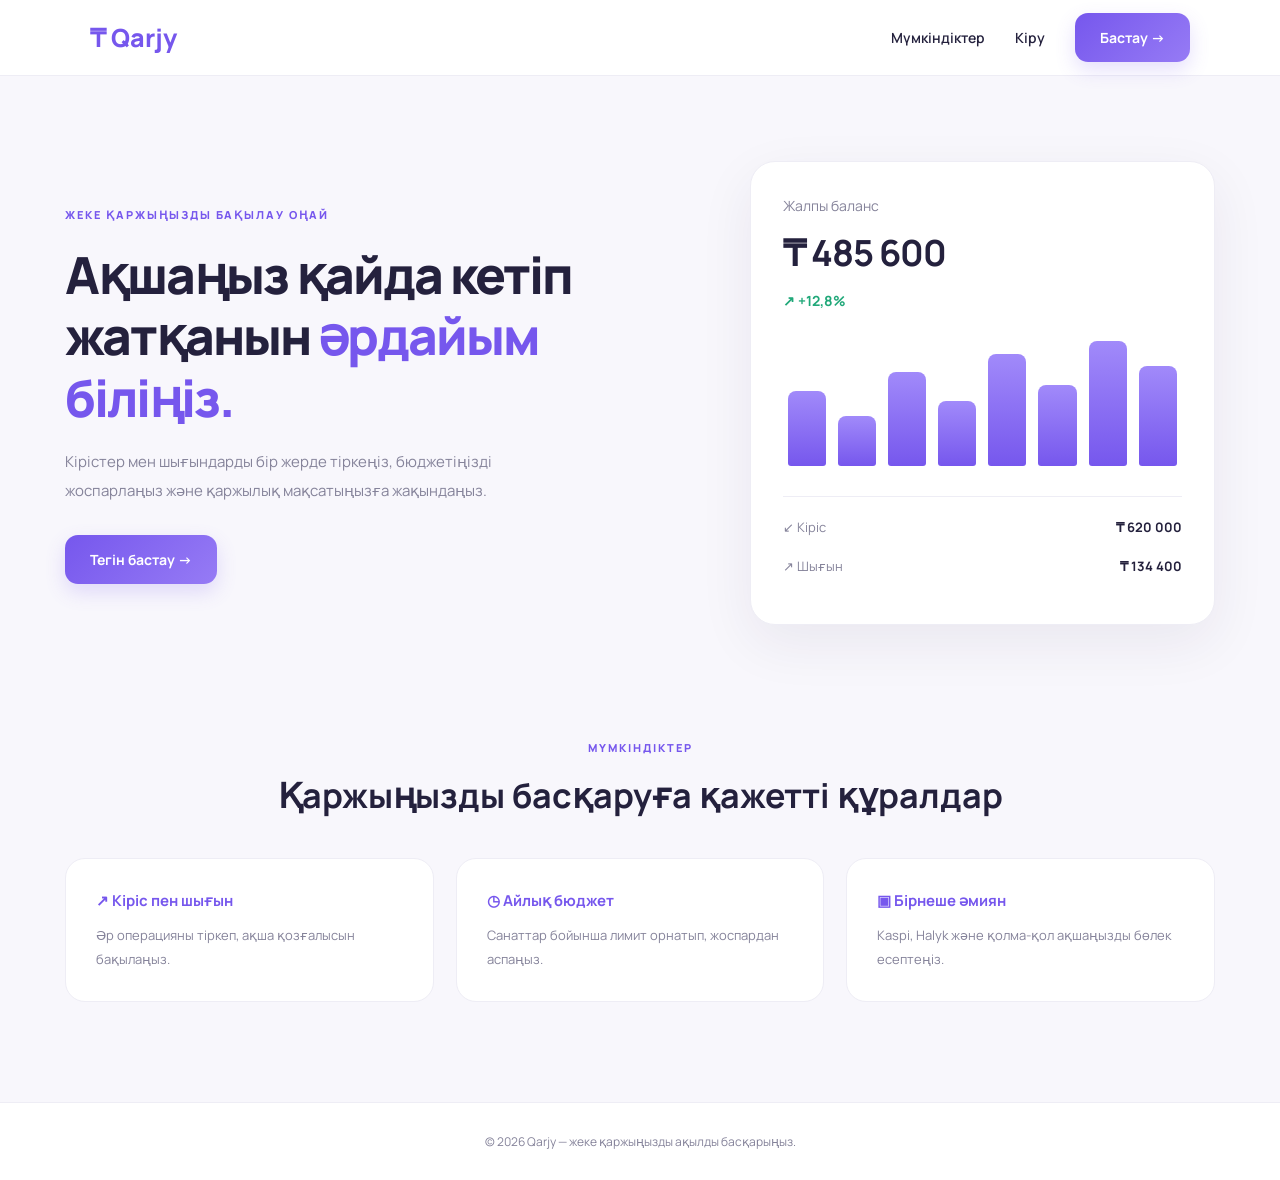
<file: index.html>
<!doctype html><html lang="kk"><head><meta charset="utf-8"><meta name="viewport" content="width=device-width,initial-scale=1"><title>Qarjy</title><link rel="stylesheet" href="style.css"></head><body><header><a class="logo" href="index.html">₸ Qarjy</a><nav><a href="#features">Мүмкіндіктер</a><a href="login.html">Кіру</a><a class="btn" href="login.html">Бастау →</a></nav></header><main><section class="hero"><div><small>ЖЕКЕ ҚАРЖЫҢЫЗДЫ БАҚЫЛАУ ОҢАЙ</small><h1>Ақшаңыз қайда кетіп жатқанын <em>әрдайым біліңіз.</em></h1><p>Кірістер мен шығындарды бір жерде тіркеңіз, бюджетіңізді жоспарлаңыз және қаржылық мақсатыңызға жақындаңыз.</p><a class="btn" href="login.html">Тегін бастау →</a></div><div class="preview"><span>Жалпы баланс</span><h2>₸ 485 600</h2><b>↗ +12,8%</b><div class="bars"><i></i><i></i><i></i><i></i><i></i><i></i><i></i><i></i></div><hr><p>↙ Кіріс <strong>₸ 620 000</strong></p><p>↗ Шығын <strong>₸ 134 400</strong></p></div></section><section id="features"><small>МҮМКІНДІКТЕР</small><h2>Қаржыңызды басқаруға қажетті құралдар</h2><div class="cards"><article><b>↗ Кіріс пен шығын</b><p>Әр операцияны тіркеп, ақша қозғалысын бақылаңыз.</p></article><article><b>◷ Айлық бюджет</b><p>Санаттар бойынша лимит орнатып, жоспардан аспаңыз.</p></article><article><b>▣ Бірнеше әмиян</b><p>Kaspi, Halyk және қолма-қол ақшаңызды бөлек есептеңіз.</p></article></div></section></main><footer>© 2026 Qarjy — жеке қаржыңызды ақылды басқарыңыз.</footer></body></html>
</file>
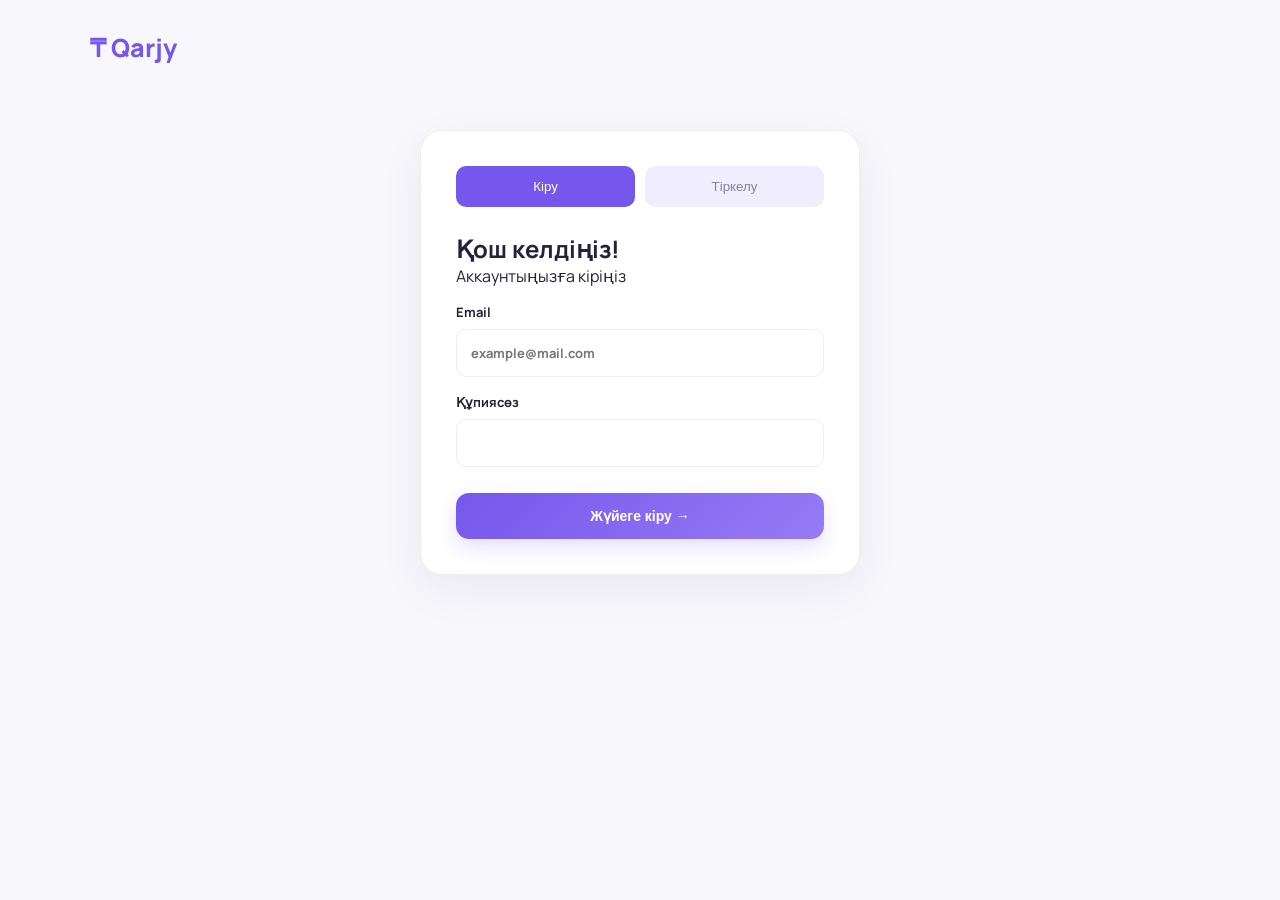
<file: dashboard.html>
<!doctype html><html lang="kk"><head><meta charset="utf-8"><meta name="viewport" content="width=device-width,initial-scale=1"><title>Қаржы панелі — Qarjy</title><link rel="stylesheet" href="style.css"></head><body class="dash"><aside><a class="logo" href="index.html">₸ Qarjy</a><p>МӘЗІР</p><a class="selected" href="dashboard.html">▦ Шолу</a><a href="#transactions">↕ Операциялар</a><a href="#budgets">◷ Бюджет</a><a href="#wallets">▣ Әмияндар</a><button id="logout">Шығу ↪</button></aside><main class="board"><small>ҚАРЖЫЛЫҚ ШОЛУ</small><h1>Қайырлы күн! 👋</h1><p>Бүгінгі қаржылық жағдайыңыз.</p><section class="stats"><article><span>Жалпы баланс</span><h2 id="balance">₸ 225 000</h2></article><article><span>Жалпы кіріс</span><h2 class="green" id="income">₸ 0</h2></article><article><span>Жалпы шығын</span><h2 class="red" id="expense">₸ 0</h2></article></section><section class="columns"><article class="panel" id="transactions"><div class="heading"><div><h3>Соңғы операциялар</h3><p>Кірістер мен шығындар тарихы</p></div><button class="btn" id="add">＋ Қосу</button></div><div id="list">Әзірге операция жоқ.</div></article><article class="panel" id="budgets"><h3>Айлық бюджет</h3><p>Жоспарланған лимит: ₸ 200 000</p><h2 id="spent">₸ 0</h2><div class="track"><div id="progress"></div></div><p id="percent">0% жұмсалды</p><p>💡 Шығындарыңызды бақылап отырыңыз.</p></article></section><article class="panel" id="wallets"><h3>Менің әмияндарым</h3><div class="wallets"><div>Kaspi<strong id="kaspi">₸ 125 000</strong></div><div>Halyk<strong id="halyk">₸ 85 000</strong></div><div>Қолма-қол<strong id="cash">₸ 15 000</strong></div></div></article></main><div id="modal" class="modal hide"><form id="txform" class="modalbox"><button type="button" id="close" class="close">×</button><h2>Операция қосу</h2><label>Түрі<select id="type"><option value="expense">Шығын</option><option value="income">Кіріс</option></select></label><label>Сома (₸)<input id="amount" type="number" min="1" required></label><label>Санат<select id="category"><option>Тамақ</option><option>Көлік</option><option>Сауда</option><option>Денсаулық</option><option>Ойын-сауық</option><option>Жалақы</option><option>Басқа</option></select></label><label>Әмиян<select id="wallet"><option>Kaspi</option><option>Halyk</option><option>Қолма-қол</option></select></label><label>Сипаттама<input id="desc" placeholder="Мысалы: Түскі ас"></label><button class="btn">Сақтау</button></form></div><script src="dashboard.js"></script></body></html>
</file>
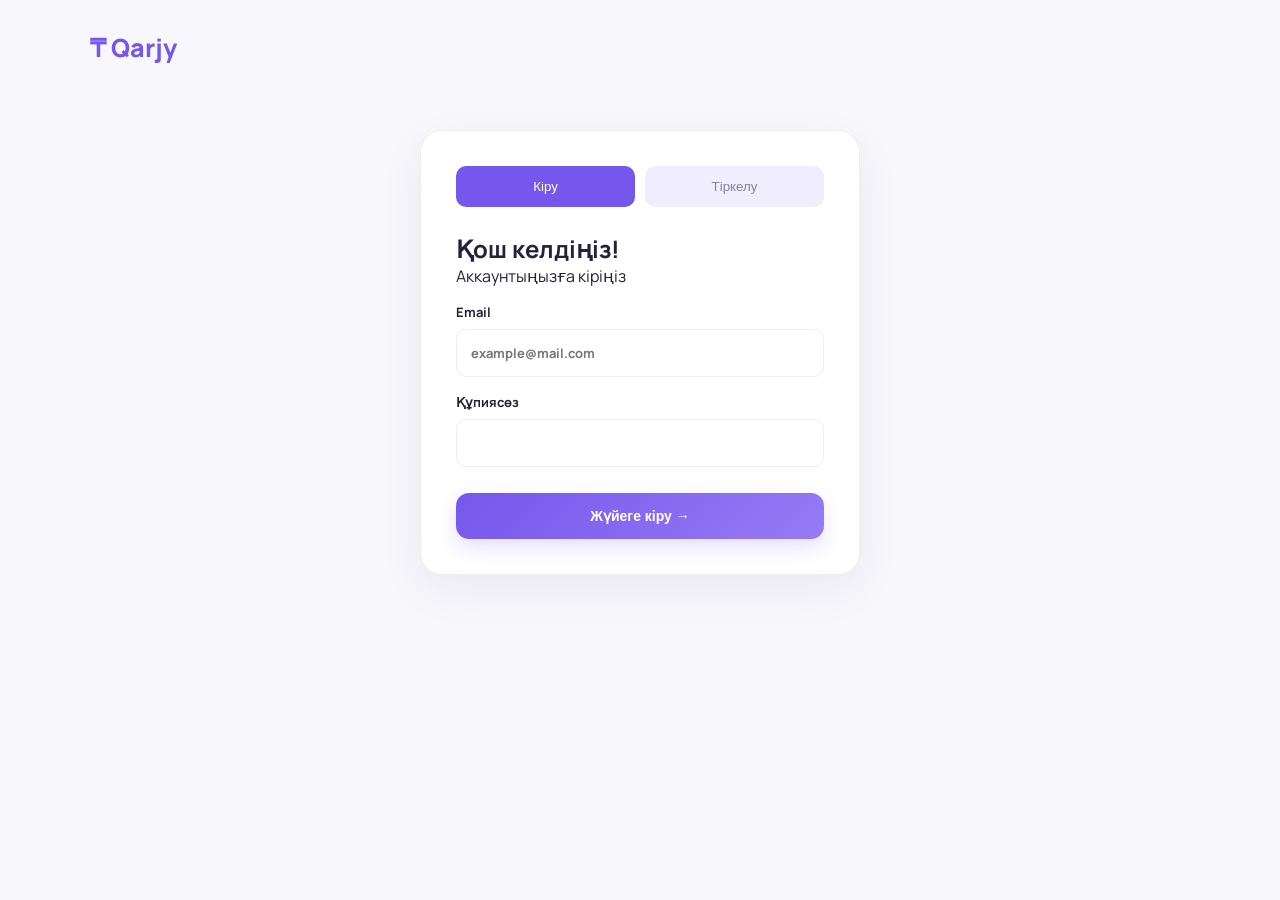
<file: login.html>
<!doctype html><html lang="kk"><head><meta charset="utf-8"><meta name="viewport" content="width=device-width,initial-scale=1"><title>Кіру — Qarjy</title><link rel="stylesheet" href="style.css"></head><body class="auth"><a class="logo" href="index.html">₸ Qarjy</a><main class="authbox"><div class="tabs"><button id="lt" class="active">Кіру</button><button id="rt">Тіркелу</button></div><form id="login"><h2>Қош келдіңіз!</h2><p>Аккаунтыңызға кіріңіз</p><label>Email<input id="le" type="email" required placeholder="example@mail.com"></label><label>Құпиясөз<input id="lp" type="password" required></label><button class="btn">Жүйеге кіру →</button><p id="lm"></p></form><form id="register" class="hide"><h2>Аккаунт ашу</h2><p>Жаңа пайдаланушы ретінде тіркеліңіз</p><label>Аты-жөніңіз<input id="rn" required></label><label>Email<input id="re" type="email" required></label><label>Құпиясөз<input id="rp" type="password" minlength="4" required></label><button class="btn">Тіркелу →</button><p id="rm"></p></form></main><script src="auth.js"></script></body></html>
</file>
<file: style.css>
@import url('https://fonts.googleapis.com/css2?family=Manrope:wght@400;500;600;700;800&display=swap');

* {
  box-sizing: border-box;
  margin: 0;
  padding: 0;
}

:root {
  --purple: #7657ed;
  --purple-light: #f0edff;
  --dark: #24213d;
  --gray: #85839a;
  --border: #eeedf5;
  --white: #ffffff;
  --bg: #f8f7fc;
  --green: #20a879;
  --red: #e66a78;
}

body {
  font-family: 'Manrope', Arial, sans-serif;
  background: var(--bg);
  color: var(--dark);
}

a {
  color: inherit;
  text-decoration: none;
}

/* HEADER */

header {
  height: 76px;
  padding: 0 7%;
  display: flex;
  align-items: center;
  justify-content: space-between;
  background: white;
  border-bottom: 1px solid var(--border);
}

.logo {
  font-size: 25px;
  font-weight: 800;
  color: var(--purple);
}

nav {
  display: flex;
  align-items: center;
  gap: 30px;
  font-size: 14px;
  font-weight: 600;
}

nav a:not(.btn):hover {
  color: var(--purple);
}

/* BUTTONS */

.btn {
  display: inline-block;
  background: linear-gradient(135deg, #7657ed, #967bf5);
  color: white;
  border: none;
  border-radius: 13px;
  padding: 15px 25px;
  font-size: 14px;
  font-weight: 700;
  cursor: pointer;
  box-shadow: 0 8px 20px #7657ed30;
  transition: .25s;
}

.btn:hover {
  transform: translateY(-3px);
  box-shadow: 0 12px 25px #7657ed40;
}

/* MAIN HERO */

.hero {
  width: min(1150px, 90%);
  margin: 85px auto 110px;
  display: grid;
  grid-template-columns: minmax(0, 1.15fr) minmax(320px, .85fr);
  gap: 55px;
  align-items: center;
}

.hero small,
#features > small {
  color: var(--purple);
  font-size: 11px;
  font-weight: 800;
  letter-spacing: 2px;
}

.hero h1 {
  font-size: clamp(36px, 4vw, 55px);
  line-height: 1.2;
  letter-spacing: -2px;
  margin: 20px 0;
  font-weight: 800;
}

.hero h1 em {
  color: var(--purple);
  font-style: normal;
}

.hero p {
  max-width: 520px;
  color: var(--gray);
  font-size: 15px;
  line-height: 1.9;
  margin-bottom: 30px;
}

/* BALANCE CARD */

.preview {
  width: 100%;
  min-width: 0;
  padding: 32px;
  background: white;
  border: 1px solid var(--border);
  border-radius: 25px;
  box-shadow: 0 18px 55px #29204b12;
}

.preview span {
  color: var(--gray);
  font-size: 14px;
}

.preview h2 {
  font-size: clamp(27px, 3vw, 36px);
  margin: 12px 0;
  letter-spacing: -1px;
}

.preview b,
.green {
  color: var(--green);
  font-size: 14px;
}

.bars {
  height: 125px;
  display: flex;
  align-items: end;
  gap: 12px;
  margin: 30px 0;
  padding: 0 5px;
}

.bars i {
  flex: 1;
  min-width: 0;
  border-radius: 8px 8px 3px 3px;
  background: linear-gradient(180deg, #a18afa, #7657ed);
  height: 60%;
}

.bars i:nth-child(2) { height: 40%; }
.bars i:nth-child(3) { height: 75%; }
.bars i:nth-child(4) { height: 52%; }
.bars i:nth-child(5) { height: 90%; }
.bars i:nth-child(6) { height: 65%; }
.bars i:nth-child(7) { height: 100%; }
.bars i:nth-child(8) { height: 80%; }

.preview hr {
  border: 0;
  border-top: 1px solid var(--border);
  margin-bottom: 18px;
}

.preview p {
  display: flex;
  justify-content: space-between;
  gap: 12px;
  max-width: none;
  font-size: 13px;
  margin: 14px 0;
  color: var(--gray);
}

.preview p strong {
  color: var(--dark);
}

/* FEATURES */

#features {
  width: min(1150px, 90%);
  margin: 0 auto 100px;
  text-align: center;
}

#features h2 {
  font-size: clamp(24px, 3vw, 34px);
  margin: 15px 0 40px;
}

.cards {
  display: grid;
  grid-template-columns: repeat(3, minmax(0, 1fr));
  gap: 22px;
  text-align: left;
}

.cards article {
  background: white;
  border: 1px solid var(--border);
  border-radius: 20px;
  padding: 30px;
  transition: .25s;
}

.cards article:hover {
  transform: translateY(-6px);
  box-shadow: 0 15px 35px #29204b10;
}

.cards article b {
  color: var(--purple);
  font-size: 15px;
}

.cards p {
  color: var(--gray);
  font-size: 13px;
  line-height: 1.8;
  margin-top: 13px;
}

/* FOOTER */

footer {
  padding: 30px 15px;
  text-align: center;
  color: var(--gray);
  font-size: 12px;
  border-top: 1px solid var(--border);
  background: white;
}

/* LOGIN / REGISTER */

.auth {
  padding: 30px 7%;
}

.authbox {
  width: min(440px, 100%);
  margin: 65px auto;
  padding: 35px;
  background: white;
  border: 1px solid var(--border);
  border-radius: 22px;
  box-shadow: 0 15px 45px #29204b10;
}

.tabs {
  display: flex;
  gap: 10px;
  margin-bottom: 25px;
}

.tabs button {
  flex: 1;
  padding: 13px;
  border: none;
  border-radius: 10px;
  background: var(--purple-light);
  color: var(--gray);
  cursor: pointer;
}

.tabs .active {
  background: var(--purple);
  color: white;
}

label {
  display: block;
  font-size: 13px;
  font-weight: 700;
  margin: 16px 0;
}

input,
select {
  display: block;
  width: 100%;
  padding: 14px;
  margin-top: 8px;
  border: 1px solid var(--border);
  border-radius: 10px;
  outline: none;
  font: inherit;
}

input:focus,
select:focus {
  border-color: var(--purple);
}

.authbox .btn,
.modalbox .btn {
  width: 100%;
  margin-top: 10px;
}

.hide {
  display: none !important;
}

/* DASHBOARD */

.dash aside {
  position: fixed;
  inset: 0 auto 0 0;
  width: 235px;
  background: white;
  border-right: 1px solid var(--border);
  padding: 28px 20px;
  display: flex;
  flex-direction: column;
  gap: 18px;
}

.dash aside p {
  font-size: 10px;
  color: #aaa;
  margin-top: 30px;
}

.dash aside > a:not(.logo) {
  font-size: 13px;
  color: var(--gray);
  padding: 13px;
  border-radius: 10px;
}

.dash aside .selected {
  background: var(--purple-light);
  color: var(--purple) !important;
}

.dash aside button {
  margin-top: auto;
  border: 0;
  background: white;
  text-align: left;
  color: var(--gray);
  cursor: pointer;
}

.board {
  margin-left: 235px;
  padding: 40px;
  width: calc(100% - 235px);
  max-width: 1450px;
}

.board h1 {
  margin: 8px 0;
}

.board > p {
  color: var(--gray);
  font-size: 13px;
}

.stats {
  display: grid;
  grid-template-columns: repeat(3, minmax(0, 1fr));
  gap: 18px;
  margin: 28px 0;
}

.stats article {
  min-width: 0;
  background: white;
  border: 1px solid var(--border);
  border-radius: 18px;
  padding: 25px;
}

.stats span {
  font-size: 12px;
  color: var(--gray);
}

.stats h2 {
  font-size: 25px;
  margin: 12px 0;
}

.red {
  color: var(--red);
}

.columns {
  display: grid;
  grid-template-columns: minmax(0, 1.4fr) minmax(0, 1fr);
  gap: 18px;
  margin-bottom: 18px;
}

.panel {
  min-width: 0;
  background: white;
  border: 1px solid var(--border);
  border-radius: 18px;
  padding: 25px;
}

.panel h3 {
  margin-bottom: 8px;
}

.panel p {
  font-size: 12px;
  color: var(--gray);
}

.heading {
  display: flex;
  justify-content: space-between;
  align-items: center;
  gap: 12px;
  margin-bottom: 20px;
}

.heading p {
  margin: 5px 0;
}

.heading .btn {
  padding: 10px 14px;
}

.row {
  display: flex;
  justify-content: space-between;
  gap: 12px;
  padding: 14px 0;
  border-top: 1px solid var(--border);
  font-size: 12px;
}

.track {
  height: 9px;
  background: #eee;
  border-radius: 20px;
  overflow: hidden;
}

.track div {
  height: 100%;
  background: var(--purple);
  width: 0;
}

.wallets {
  display: grid;
  grid-template-columns: repeat(3, minmax(0, 1fr));
  gap: 12px;
}

.wallets div {
  min-width: 0;
  padding: 16px;
  border: 1px solid var(--border);
  border-radius: 12px;
  color: var(--gray);
  font-size: 12px;
}

.wallets strong {
  display: block;
  color: var(--dark);
  margin-top: 10px;
  font-size: 17px;
}

.modal {
  position: fixed;
  inset: 0;
  background: #17152b99;
  display: grid;
  place-items: center;
  padding: 20px;
}

.modalbox {
  position: relative;
  background: white;
  border-radius: 18px;
  padding: 28px;
  width: min(420px, 100%);
  max-height: 90vh;
  overflow: auto;
}

.close {
  position: absolute;
  right: 15px;
  top: 10px;
  border: 0;
  background: none;
  font-size: 25px;
  cursor: pointer;
}

/* RESPONSIVE */

@media (max-width: 850px) {
  .hero {
    grid-template-columns: 1fr;
    gap: 35px;
    margin: 55px auto 75px;
  }

  .preview {
    max-width: 550px;
  }

  .cards {
    grid-template-columns: 1fr;
  }

  .columns {
    grid-template-columns: 1fr;
  }
}

@media (max-width: 600px) {
  header {
    height: auto;
    min-height: 70px;
    padding: 15px 5%;
    flex-wrap: wrap;
    gap: 15px;
  }

  nav {
    gap: 13px;
    font-size: 11px;
  }

  nav .btn {
    padding: 10px 13px;
  }

  .hero h1 {
    font-size: 36px;
  }

  #features h2 {
    font-size: 25px;
  }

  .preview {
    padding: 23px;
  }

  .stats,
  .wallets {
    grid-template-columns: 1fr;
  }

  .dash aside {
    position: static;
    width: 100%;
    height: auto;
    display: block;
    padding: 15px;
  }

  .dash aside p,
  .dash aside > a:not(.logo),
  .dash aside button {
    display: none;
  }

  .board {
    margin: 0;
    padding: 22px 15px;
    width: 100%;
  }

  .authbox {
    margin: 35px auto;
    padding: 25px;
  }
}
</file>
